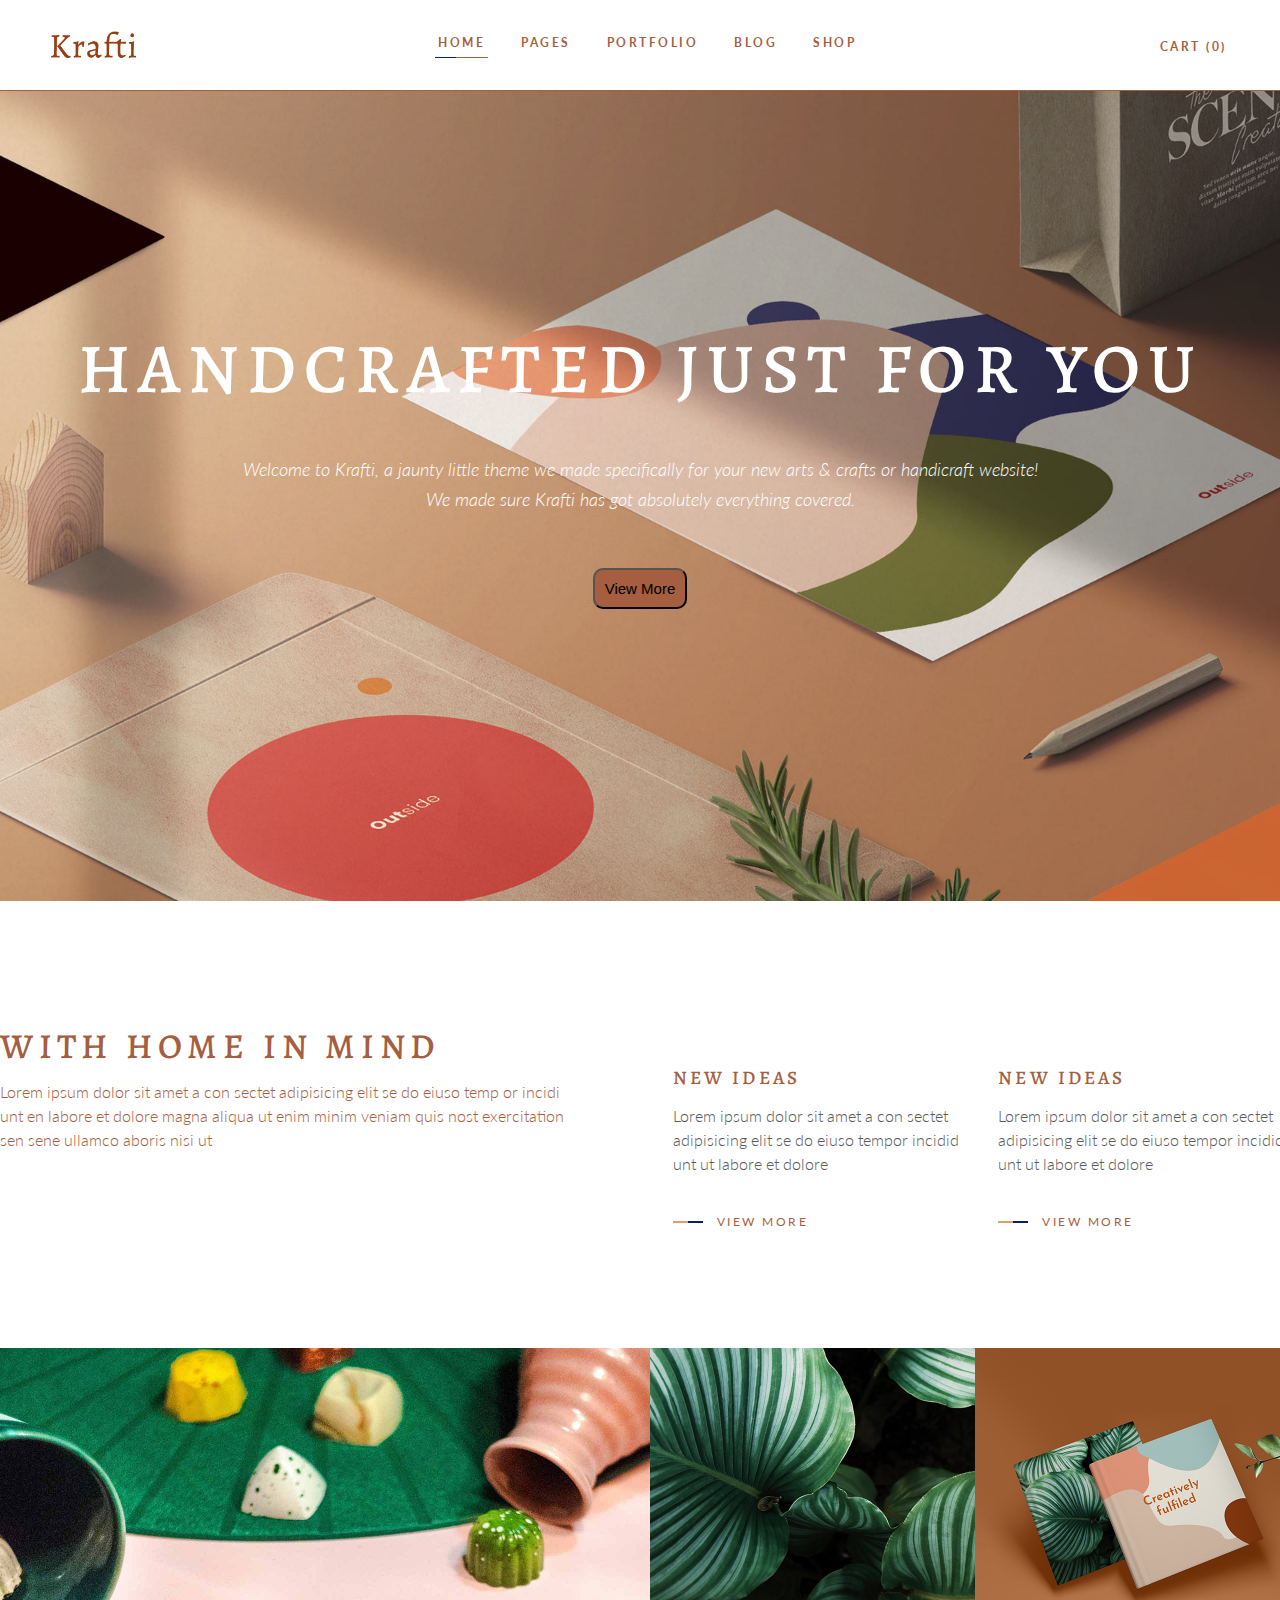
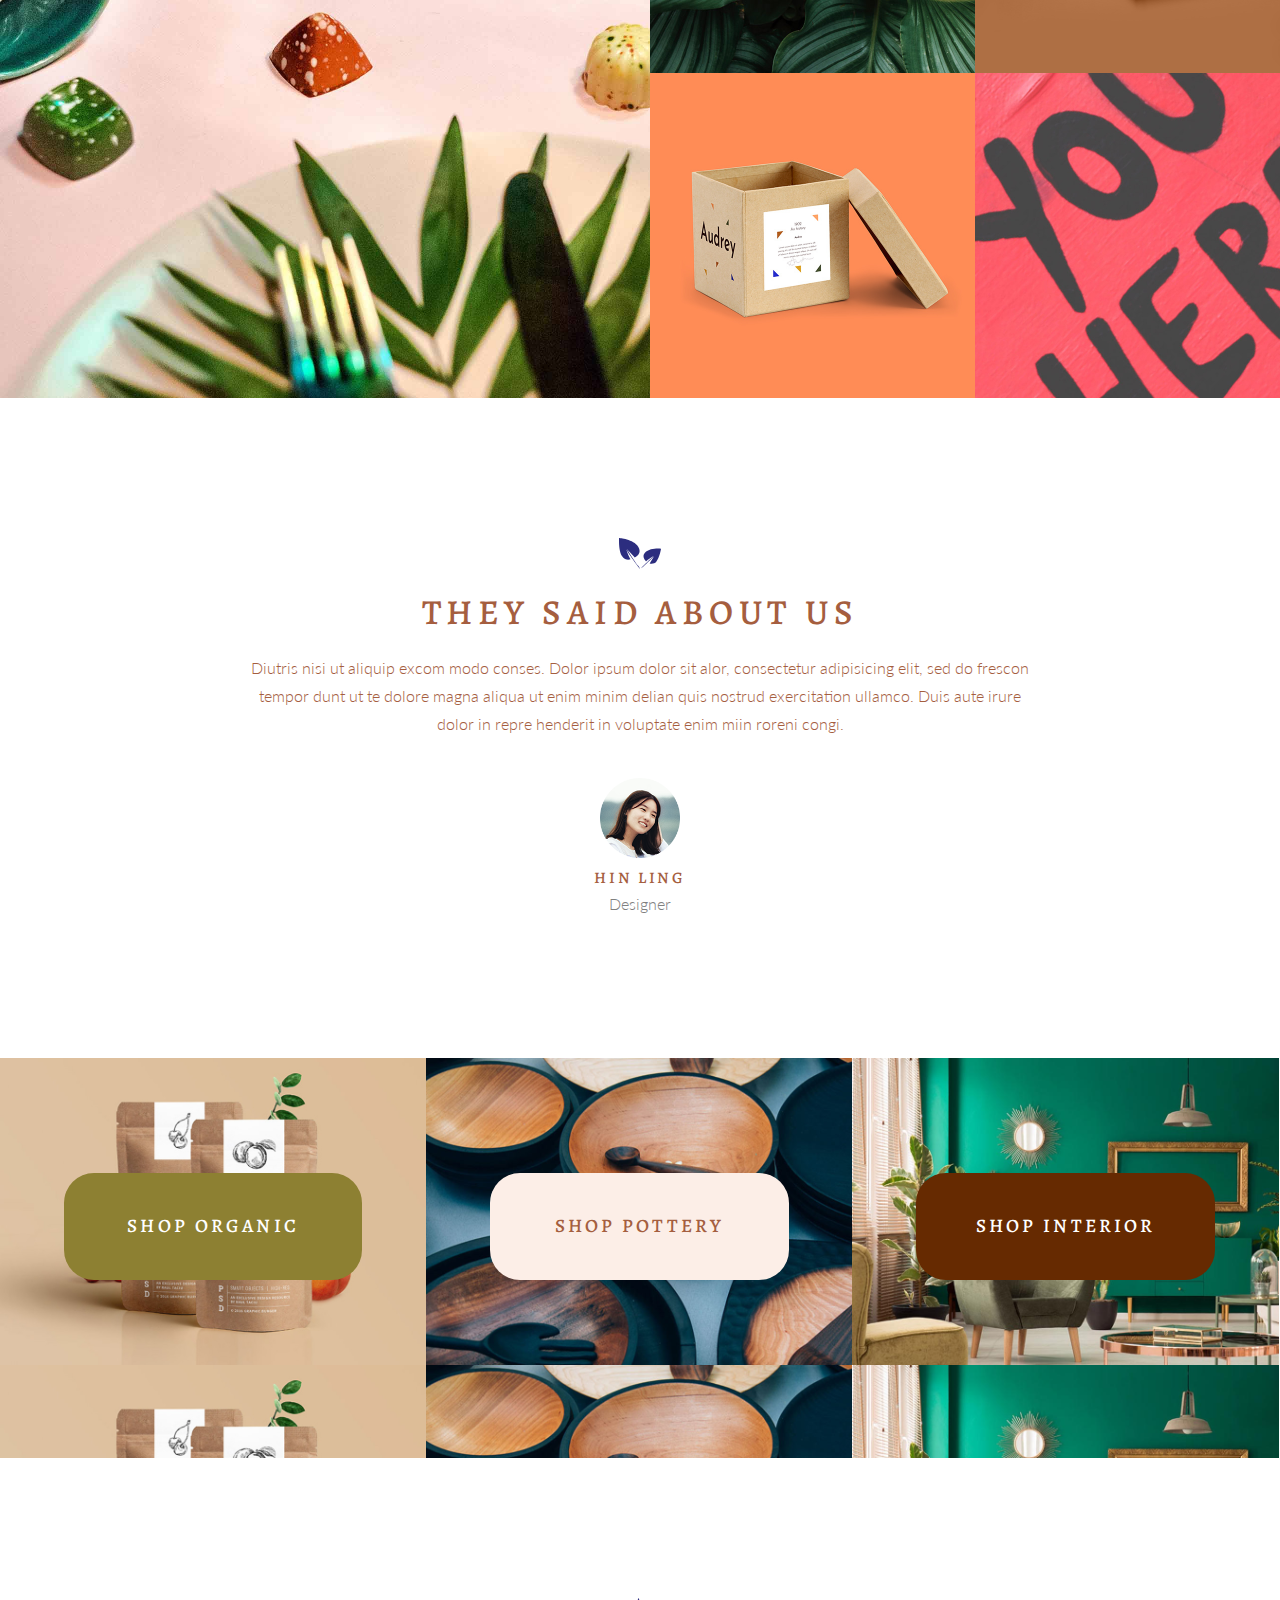
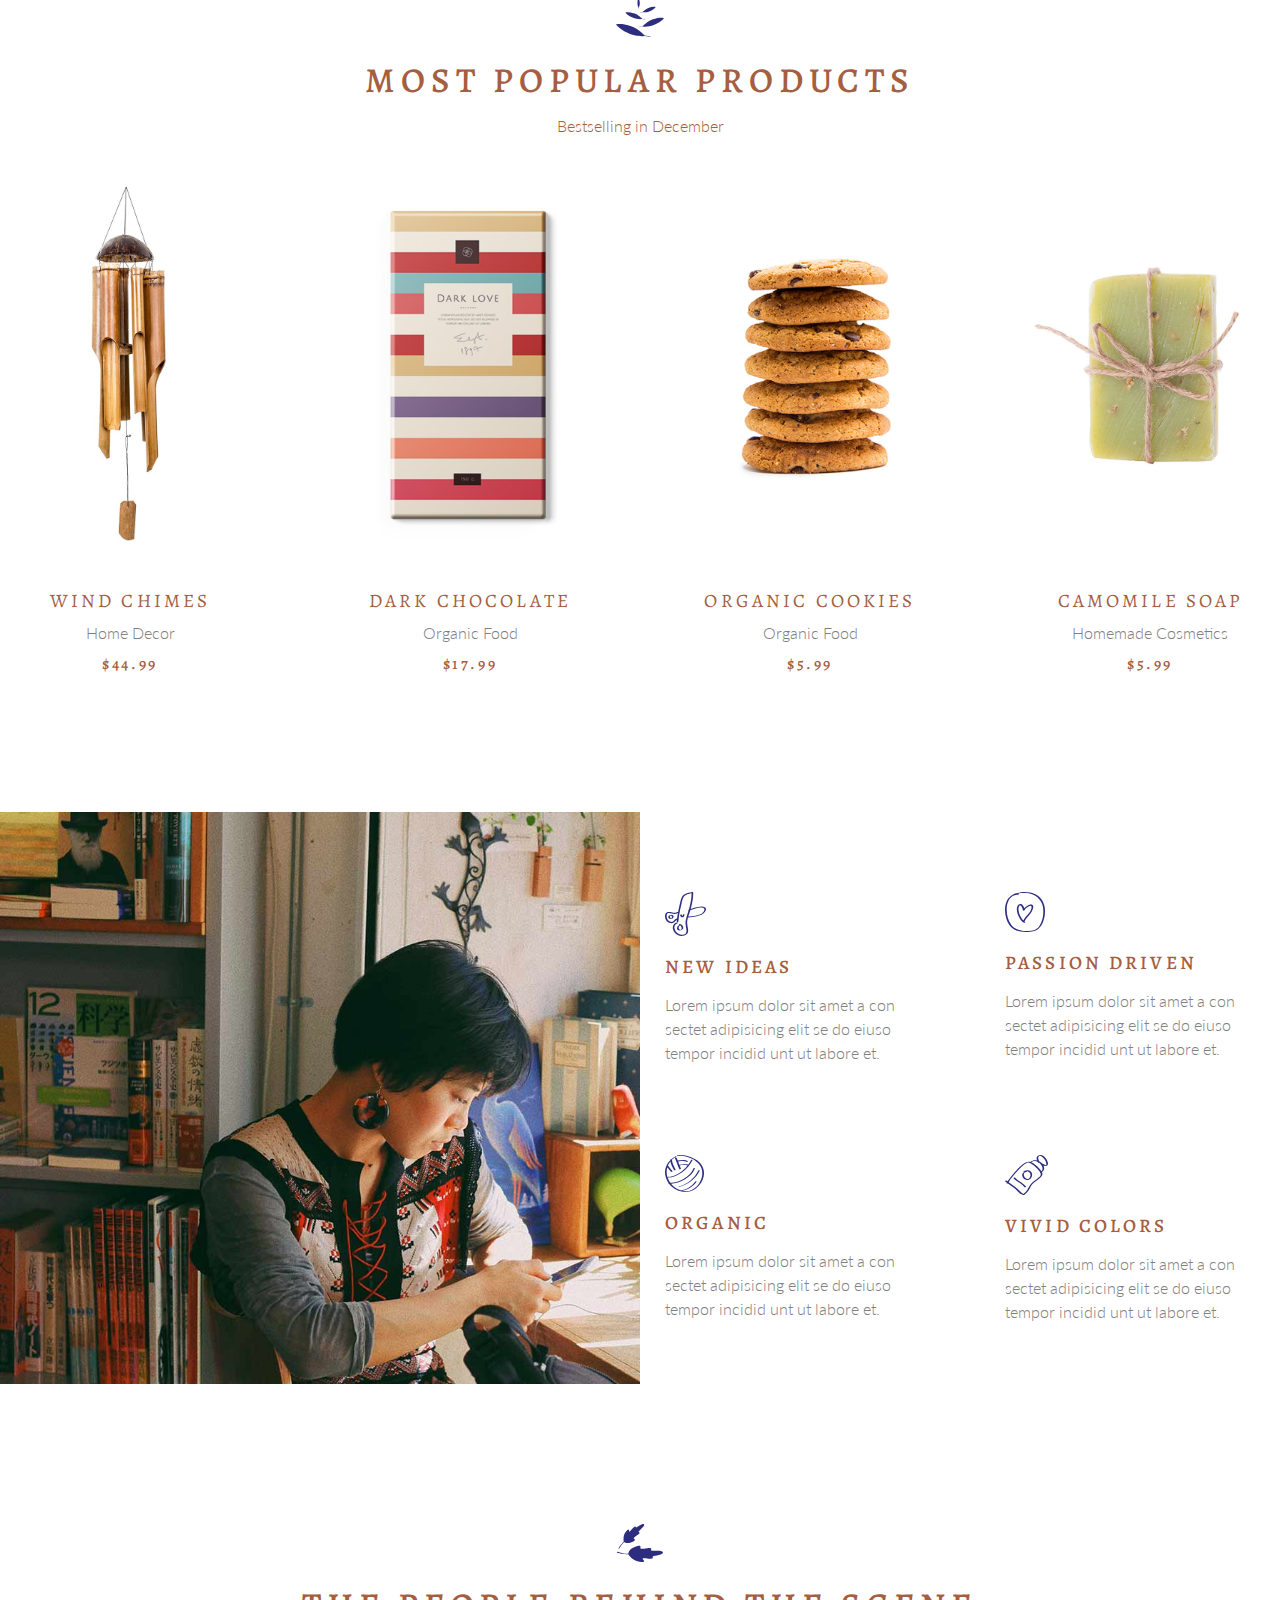
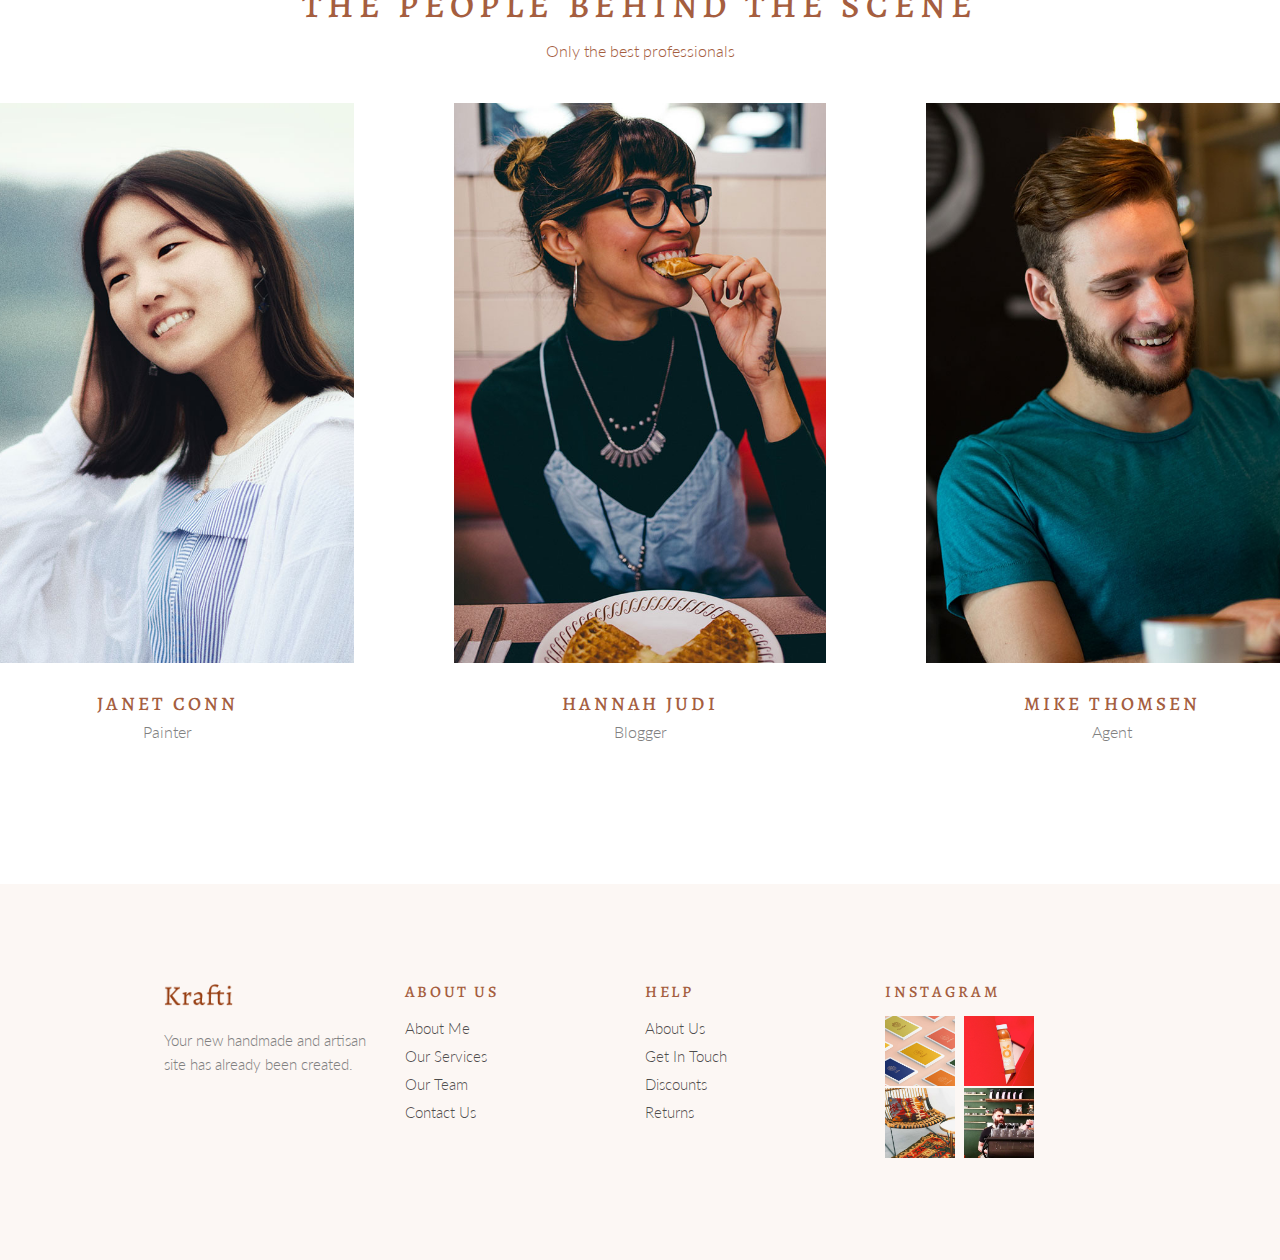
<file: Assignment 1/index.html>
<!DOCTYPE html>
<html lang="en">
<head>
  <title>Krafti Assignment 1</title>
  <link rel="stylesheet" href="reset.css">
  <link rel="stylesheet" href="main.css">
</head>
<body>

  <header>
    <img src="images/logo.png" alt="This is the Krafti Logo" height="28">
    <nav>
      <section class="itemMenu active">
        <a href=""> HOME </a>
        <div class="accentLine">
          <span></span><span></span>
        </div>
      </section>
      <section class="itemMenu">
        <a href=""> PAGES </a>
        <div class="accentLine">
          <span></span><span></span>
        </div>
      </section>
      <section class="itemMenu">
        <a href=""> PORTFOLIO </a>
        <div class="accentLine">
          <span></span><span></span>
        </div>
      </section>
      <section class="itemMenu dropdown">
        <a href=""> BLOG </a>
        <div class="accentLine">
          <span></span><span></span>
        </div>
        <section class="submenu">
          <p>First Link</p>
          <p>Second Link</p>
          <p>Third Link</p>
          <p>Fourth Link</p>
        </section>
      </section>
      <section class="itemMenu">
        <a href=""> SHOP </a>
        <div class="accentLine">
          <span></span><span></span>
        </div>
      </section>
    </nav>
    <section id="cartLink">
      <a href=""> CART (0) </a>
      <div id="menu"></div>
    </section>
  </header>

  <section id="mainBanner">
    <h1>HANDCRAFTED JUST FOR YOU</h1>
    <p>Welcome to Krafti, a jaunty little theme we made specifically for your new arts & crafts or handicraft website! We made sure Krafti has got absolutely everything covered.</p>
    <button id="buttonView"> View More </button><br>
  </section>


  <section id="aboutContainer">
    <section id="about">
      <div>
        <h2>WITH HOME IN MIND</h2>
        <p>Lorem ipsum dolor sit amet a con sectet adipisicing elit se do eiuso temp or incidi unt en labore et dolore magna aliqua ut enim minim veniam quis nost exercitation sen sene ullamco aboris nisi ut</p>
      </div>
      <div id="SubSections">
        <div>
          <h4>NEW IDEAS</h4>
          <p>Lorem ipsum dolor sit amet a con sectet adipisicing elit se do eiuso tempor incidid unt ut labore et dolore</p>
          <a class="animatingLink" href="">
            <div>
              <span></span>
              <span></span>
              <span></span>
            </div> View More
          </a>
        </div>
        <div>
          <h4>NEW IDEAS</h4>
          <p>Lorem ipsum dolor sit amet a con sectet adipisicing elit se do eiuso tempor incidid unt ut labore et dolore</p>
          <a class="animatingLink" href="">
            <div>
              <span></span>
              <span></span>
              <span></span>
            </div>View More
          </a>
        </div>
      </div>
    </section>
    <section id="collage">
      <div id="bigCollage">
      </div>
      <div id="smallCollage">
        <div>
        </div>
        <div>
        </div>
        <div>
        </div>
        <div>
        </div>
      </div>
    </section>
  </section>

  <section id="Testimonials">
    <img src="svgs/leaf2.svg" alt="Leaf Icon">
    <h2>They said about us</h2>
    <p>Diutris nisi ut aliquip excom modo conses. Dolor ipsum dolor sit alor, consectetur adipisicing elit, sed do frescon tempor dunt ut te dolore magna aliqua ut enim minim delian quis nostrud exercitation ullamco. Duis aute irure dolor in repre henderit in voluptate enim miin roreni congi.</p>
    <div id="profile">
      <img src="images/testimonials_user.png" alt="Customer Image" height="80px" />
      <h4>HIN LING</h4>
      <p>Designer</p>
    </div>
  </section>

  <section id="Gallery">
    <div>
      <span> SHOP ORGANIC </span>
    </div>
    <div>
      <span> SHOP POTTERY </span>
    </div>
    <div>
      <span> SHOP INTERIOR </span>
    </div>
  </section>

  <section id="products">
    <div class="rightBorder"></div>
    <div class="leftBorder"></div>
    <div class="topBorder"></div>
    <div class="bottomBorder"></div>
    <img src="svgs/leaf3.svg" alt="Leaf Icon">
    <h2> Most Popular Products </h2>
    <p> Bestselling in December </p>
    <section id="productsDisplay">
      <div>
        <img src="images/product1.jpeg" alt="Product 1">
        <h4> Wind Chimes </h4>
        <p> Home Decor </p>
        <span> $44.99 </span>
      </div>
      <div>
        <img src="images/product2.jpeg" alt="Product 2">
        <h4> Dark Chocolate </h4>
        <p> Organic Food </p>
        <span>$17.99</span>
      </div>
      <div>
        <img src="images/product3.jpeg" alt="Product 3">
        <h4> Organic Cookies </h4>
        <p> Organic Food </p>
        <span>$5.99</span>
      </div>
      <div>
        <img src="images/product4.jpeg" alt="Product 4">
        <h4> Camomile Soap </h4>
        <p> Homemade Cosmetics </p>
        <span>$5.99</span>
      </div>
    </section>
  </section>

  <section id="Identity">
    <div id="IdentityImage"></div>
    <div id="IdentityPoints">
      <div>
        <img src="svgs/identity1.svg" alt="Icon">
        <h2>New Ideas</h2>
        <p>Lorem ipsum dolor sit amet a con sectet adipisicing elit se do eiuso tempor incidid unt ut labore et.</p>
      </div>
      <div>
        <img src="svgs/identity2.svg" alt="Icon">
        <h2>Passion Driven</h2>
        <p>Lorem ipsum dolor sit amet a con sectet adipisicing elit se do eiuso tempor incidid unt ut labore et.</p>
      </div>
      <div>
        <img src="svgs/identity3.svg" alt="Icon">
        <h2>Organic</h2>
        <p>Lorem ipsum dolor sit amet a con sectet adipisicing elit se do eiuso tempor incidid unt ut labore et.</p>
      </div>
      <div>
        <img src="svgs/identity4.svg" alt="Icon">
        <h2>Vivid Colors</h2>
        <p>Lorem ipsum dolor sit amet a con sectet adipisicing elit se do eiuso tempor incidid unt ut labore et.</p>
      </div>
    </div>
  </section>

  <section id="behindtheScene">
    <img src="svgs/leaf4.svg" alt="Leaf Icon">
    <h2>THE PEOPLE BEHIND THE SCENE</h2>
    <p>Only the best professionals</p>
    <section id="peopleBehindlist">
      <div>
        <img src="images/person1.jpeg" alt="Profile Picture">
        <h4>Janet Conn</h4>
        <p>Painter</p>
      </div>
      <div>
        <img src="images/person2.jpeg" alt="Profile Picture">
        <h4>HANNAH JUDI</h4>
        <p>Blogger</p>
      </div>
      <div>
        <img src="images/person3.jpeg" alt="Profile Picture">
        <h4>MIKE THOMSEN</h4>
        <p>Agent</p>
      </div>
    </section>
  </section>

  <footer>
    <section id="footerImage">
      <img src="images/logo.png" alt="This is a logo" height="22" />
      <p>Your new handmade and artisan site has already been created.</p>
    </section>
    <section>
      <h5> About Us </h5>
      <p> About Me </p>
      <p> Our Services </p>
      <p> Our Team </p>
      <p> Contact Us </p>
    </section>
    <section>
      <h5> Help </h5>
      <p> About Us </p>
      <p> Get In Touch </p>
      <p> Discounts </p>
      <p> Returns </p>
    </section>
    <section>
      <h5> Instagram </h5>
      <div>
        <img src="images/footer1.jpeg" alt="Instaimg" height="70px">
        <img src="images/footer2.jpeg" alt="Instaimg" height="70px">
        <img src="images/footer3.jpeg" alt="Instaimg" height="70px">
        <img src="images/footer4.jpeg" alt="Instaimg" height="70px">
      </div>
    </section>
  </footer>

</body>
</html>
</file>
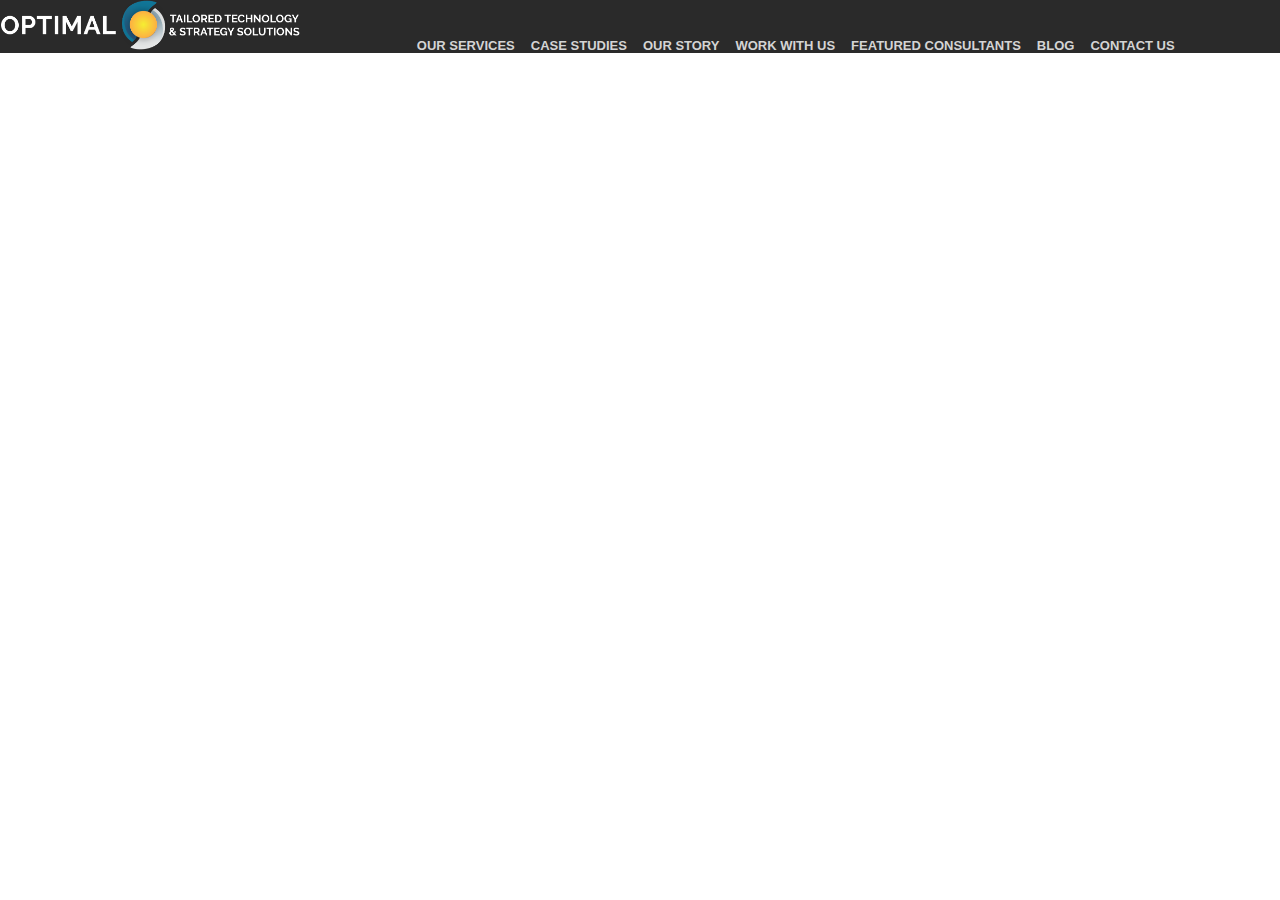
<file: Header/index.html>
<!DOCTYPE html>
<html lang="en">
  <head>
    <title>Header Example</title>
    <link rel="stylesheet" href=../reset.css>
    <link rel="stylesheet" href=main.css>
  </head>
  <body>
    <header>
      <a href="#"><img src="Logo.png" alt="Optimal Partners Logo" height="50px"></a>
      <a href="#">Our Services</a>
      <a href="#">Case Studies</a>
      <a href="#">Our Story</a>
      <a href="#">Work with us</a>
      <a href="#">Featured Consultants</a>
      <a href="#">Blog</a>
      <a href="#">Contact Us</a>
    </header>
  </body>
</html>
</file>
<file: Assignment 1/main.css>
@import url('https://fonts.googleapis.com/css2?family=Alegreya:wght@400;500;700&family=Lato:wght@300;400;700&display=swap');


body {
  color: #a55e3f;
  font-family: 'Lato', sans-serif;
  font-weight: 300;
}

p {
  line-height: 24px;
}

h1,h2,h3,h4,h5,h6 {
  font-family: 'Alegreya', serif;
  font-weight: 500;
  margin-bottom: 16px;
  letter-spacing: .165em;
}


header {
  display: flex;
  background-color: white;
  height: 90px;
  justify-content: space-between;
  align-items: center;
  padding: 0 50px;
  border-bottom: 1px solid #a55e3f;
}

header nav {
  display: flex;
  gap: 30px;
  position: relative;
}

header a {
  text-decoration: none;
  text-transform: uppercase;
  font-size: 12px;
  letter-spacing: 2.5px;
  font-weight: 700;
  color: #a55e3f;
  padding: 0 3px;
}

header nav .itemMenu {
  overflow: hidden;
}

.accentLine {
  display: flex;
  height: 1px;
  width: 100%;
  padding-top: 8px;
  margin-left: -100%;
  transition: all .2s;
}

.accentLine span:first-of-type {
  width: 40%;
  height: 100%;
  background-color: #0d1e64;
}

.accentLine span:last-of-type {
  width: 60%;
  height: 100%;
  background-color: #a55e3f;
}

header nav .itemMenu:hover .accentLine {
  margin-left: 0;
}

header nav .itemMenu.active .accentLine {
  margin-left: 0 !important;
}

.submenu {
  background-color: white;
  position: absolute;
  width: 100px;
  box-shadow: rgba(0, 0, 0, 0.1) 0px 4px 12px;
  padding: 24px 32px;
  top: 0px;
  border-bottom-left-radius: 2px;
  border-bottom-right-radius: 2px;
  transition: all .2s;
  visibility: hidden;
  opacity: 0;
}

.submenu p {
  color: grey;
  font-size: 13px;
  margin-bottom: 13px;
  transition: all .2s;
  cursor: pointer;
}

.submenu p:hover {
  color: rgba(0,0,0,.85);
}

nav .itemMenu.dropdown:hover .submenu {
  top: 60px;
  visibility: visible;
  opacity: 1;
}


section#mainBanner {
  background-image: url(./images/banner.jpeg);
  display: flex;
  flex-flow: column;
  height: 90VH;
  background-size: cover;
  background-position: center center;
  justify-content: center;
  align-items: center;
  gap: 34px;
}

#mainBanner h1 {
  color: white;
  font-size: 70px;
  letter-spacing: 8px;
}

#mainBanner p {
  color: white;
  font-size: 18px;
  font-style: italic;
  width: 800px;
  text-align: center;
  line-height: 30px;
  margin-bottom: 20px;
}

#mainBanner a {
  text-decoration: none;
  text-transform: uppercase;
  color: white;
  font-size: 12px;
  letter-spacing: 6px;
  padding: 24px 50px;
  background-repeat: no-repeat;
  background-position: center center;
  background-size: cover;
  background-size: auto 62px ;
  transition: all .2s;
}
#buttonView{
  background-color: #a55e3f;
  text-align: center;
  font-size: 15px;
  padding: 10px;
  border-radius: 10px;
}

#mainBanner a:hover {
  background-position: 47% 50%;
}


#aboutContainer {
  position: relative;
}

#aboutContainer:before {
  content: '';
  background-size: cover;
  position: absolute;
  top: 0;
  right: 0;
  height: 700px;
  width: 700px;
  background-repeat: no-repeat;
  background-position: 350px -170px;
  z-index: -1;
}


#about {
  width: 1300px;
  margin: 0 auto;
  padding: 120px 0;
  display: flex;
  gap: 100px;
}

#about h2 {
  font-size: 35px;
  margin-top: 8px;
}

#about h4 {
  font-size: 19px;
}

#SubSections {
  display: flex;
  gap: 24px;
  margin-top: 48px;
}

#SubSections p {
  color: #58595b;
  margin-bottom: 40px;
}

#SubSections a {
  display: flex;
  align-items: center;
  text-decoration: none;
  text-transform: uppercase;
  font-size: 12px;
  letter-spacing: 2.5px;
  color: #a55e3f;
  font-weight: 400;
}

#SubSections a div {
  letter-spacing: 0px;
  font-size: 0px;
}

#SubSections a div span {
  display: inline-block;
  width: 15px;
  height: 2px;
  transition: all .2s;
}

#SubSections a div span:nth-child(1) {
  background-color: #741513;
  width: 0px;
}

#SubSections a div span:nth-child(2) {
  background-color: #e29c6d;
}

#SubSections a div span:nth-child(3) {
  background-color: #0d1e64;
  margin-right: 14px;
}

#SubSections a:hover div span:nth-child(1) {
  width: 15px;
}

#collage {
  display: flex;
  width: 1300px;
  height: 650px;
  margin: 0 auto;
}

#bigCollage, #smallCollage {
  position: relative;
  width: 50%;
}

#collage #bigCollage {
  background-image: url(./images/collage_1.jpeg);
  background-size: contain;
}
#smallCollage div:nth-child(1) {
  background-image: url(./images/collage_2.jpeg);
  background-size: contain;
}
#smallCollage div:nth-child(2) {
  background-image: url(./images/collage_3.jpeg);
  background-size: contain;
}
#smallCollage div:nth-child(3) {
  background-image: url(./images/collage_4.jpeg);
  background-size: contain;
}
#smallCollage div:nth-child(4) {
  background-image: url(./images/collage_5.jpeg);
  background-size: contain;
}

#collage #smallCollage {
  display: flex;
  flex-flow: row wrap;
}

#collage #smallCollage div {
  position: relative;
  width: 50%;
}

#collage span {
  position: absolute;
  display: block;
  padding: 16px 0;
  background-color: white;
  text-align: center;
  width: 90%;
  margin-left: 5%;
  opacity: 0;
  bottom: 0px;
  transition: all .4s;
}

#collage span h6 {
  text-transform: uppercase;
  font-size: 18px;
  margin-bottom: 0px;
}

#collage span p {
  color: grey;
}

#bigCollage:hover span, #smallCollage > div:hover span {
  opacity: 1;
  bottom: 20px;
}


#Testimonials {
  position: relative;
  text-align: center;
  padding: 140px 0;
}

#Testimonials:before {
  content: '';
  display: block;
  background-size: contain;
  background-repeat: no-repeat;
  position: absolute;
  width: 350px;
  height: 300px;
  top: 30%;
  left: 40%;
  z-index: -1;
}

#Testimonials h2 {
  font-size: 35px;
  text-transform: uppercase;
  margin: 24px 0;
}

#Testimonials p {
  width: 800px;
  margin: 0 auto;
  line-height: 28px;
}

#Testimonials #profile {
  margin-top: 40px;
}

#Testimonials #profile img {
  margin-bottom: 10px;
}

#Testimonials #profile h4 {
  margin-bottom: 4px;
}

#Testimonials #profile p {
  color: grey;
}

#Gallery {
  height: 400px;
  display: flex;
}

#Gallery div {
  position: relative;
  width: 33.3%;
  height: 100%;
  cursor: pointer;
  overflow: hidden;
}

#Gallery div:before {
  display: block;
  position: absolute;
  content: '';
  width: 100%;
  height: 100%;
  background-size: contain;
  transition: all .4s;
}

#Gallery div:nth-child(1):before {
  background-image: url(./images/imageGallery1.jpeg);
}
#Gallery div:nth-child(2):before {
  background-image: url(./images/imageGallery2.jpeg);
}
#Gallery div:nth-child(3):before {
  background-image: url(./images/imageGallery3.jpeg);
}

#Gallery div span {
  position: absolute;
  display: block;
  width: 70%;
  padding: 44px 0;
  margin-left: 15%;
  margin-top: 27%;
  text-align: center;
  background-color: grey;
  font-size: 19px;
  font-family: 'Alegreya', serif;
  font-weight: 500;
  letter-spacing: .165em;
  color: white;
  border-radius: 30px;
  z-index: 2;
}

#Gallery div:nth-child(1) span {
  background-color: #8d8032;
}
#Gallery div:nth-child(2) span {
  background-color: #fceee7;
  color: #a45e3f;
}
#Gallery div:nth-child(3) span {
  background-color: #662a01;
}

#products {
  position: relative;
  padding: 140px 0;
  text-align: center;
}

#products .topBorder{
  position: absolute;
  height: 8px;
  top: 0;
  left: 0;
}
#products .rightBorder{
  position: absolute;
  height: 100%;
  width: 8px;
  top: 0;
  right: 0;
}
#products .bottomBorder{
  position: absolute;
  width: 100%;
  height: 8px;
  bottom: 0;
  left: 0;
}
#products .leftBorder{
  position: absolute;
  height: 100%;
  width: 8px;
  top: 0;
  left: 0;
}

#products h2 {
  margin-top: 24px;
  font-size: 35px;
  text-transform: uppercase;
}

#productsDisplay {
  display: flex;
  justify-content: center;
  gap: 40px;
  margin-top: 40px;
}

#productsDisplay div img {
  width: 300px;
}

#productsDisplay h4 {
  font-size: 19px;
  font-weight: 400;
  text-transform: uppercase;
  margin-top: 40px;
  margin-bottom: 10px;
}

#productsDisplay p {
  color: grey;
  margin-bottom: 10px;
}

#productsDisplay span {
  font-family: 'Alegreya', serif;
  font-weight: 500;
  letter-spacing: .165em;
}

#Identity {
  display: flex;
}

#IdentityImage, #IdentityPoints {
  width: 50%;
}

#IdentityImage {
  background-image: url(./images/ourIdentity.jpeg);
  background-repeat: none;
  background-size: cover;
}

#IdentityPoints {
  display: flex;
  flex-flow: row wrap;
  justify-content: center;
  gap: 90px;
  padding: 80px 0 60px;
}

#IdentityPoints > div {
  width: 250px;
}

#IdentityPoints h2 {
  font-size: 19px;
  text-transform: uppercase;
  margin-top: 20px;
}

#IdentityPoints p {
  color: grey;
}

#IdentityPoints img {
  position: relative;
  top: 0px;
  transition: all .2s;
  cursor: pointer;
}
#IdentityPoints img:hover {
  position: relative;
  top: -10px;
}

#behindtheScene {
  position: relative;
  padding: 140px 0;
  text-align: center;
}

#behindtheScene h2 {
  margin-top: 24px;
  font-size: 35px;
  text-transform: uppercase;
}

#peopleBehindlist {
  display: flex;
  margin-top: 40px;
  justify-content: center;
  gap: 100px;
}

#peopleBehindlist img {
  height: 560px;
}

#peopleBehindlist h4 {
  text-transform: uppercase;
  font-size: 19px;
  margin-top: 30px;
  margin-bottom: 6px;
}

#peopleBehindlist p {
  color: grey;
}

#behindtheScene:after {
  content: '';
  display: block;
  width: 100%;
  height: 8px;
  position: absolute;
  bottom: 0;
  left: 0;
}

footer {
  display: flex;
  justify-content: center;
  gap: 10px;
  padding: 100px 0;
  background-color: #fcf7f4;
}

footer > section {
  width: 18%;
}

#footerImage img {
  margin-bottom: 20px;
}

#footerImage p {
  width: 220px;
  color: grey;
  font-size: 15px;
}

footer h5 {
  text-transform: uppercase;
}

footer p {
  color: rgba(0,0,0,.7);
  font-size: 15px;
  margin-bottom: 4px;
}

footer section:last-child img {
  margin-right:5px;
}
</file>
